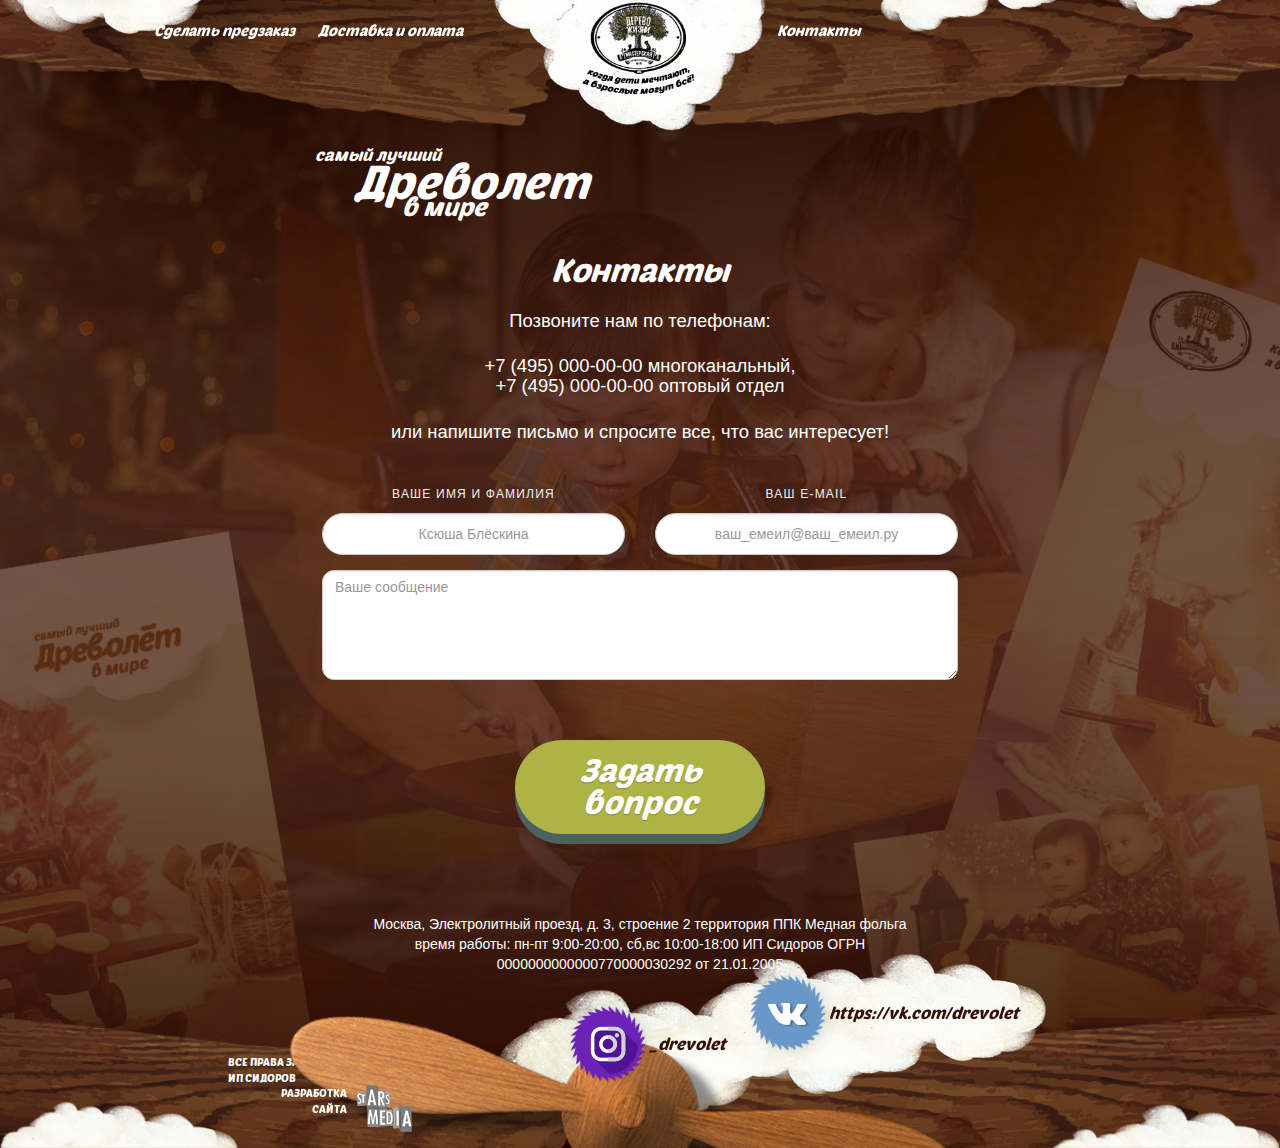
<file: contact.html>
<!DOCTYPE html>
<html lang="en">
<head>
	<meta charset="UTF-8">
	<title>Контакты</title>
	<meta http-equiv="X-UA-Compatible" content="IE=edge">
	<meta name="viewport" content="width=device-width, initial-scale=1">
	<link href="https://maxcdn.bootstrapcdn.com/font-awesome/4.7.0/css/font-awesome.min.css" rel="stylesheet" integrity="sha384-wvfXpqpZZVQGK6TAh5PVlGOfQNHSoD2xbE+QkPxCAFlNEevoEH3Sl0sibVcOQVnN" crossorigin="anonymous">
	<link href="css/bootstrap.min.css" rel="stylesheet">
	<link rel="stylesheet" href="css/style.css">
	<link rel="stylesheet" href="css/media.css">
</head>
<body>
	<main class="contact">
		<header>
			<div class="container-fluid header">
				<div class="row top-cloud">
					<div class="col-lg-12 col-md-12 col-sm-12">
						<div class="row menu">
							<div class="col-lg-6 col-md-6 col-sm-6 col-xs-6">
								<div class="posit-l-inner">
									<a class="menu-f-item hvr-underline-from-center" href="order.html">Сделать предзаказ</a>
									<a class="hvr-underline-from-center" href="delivery.html">Доставка и оплата</a>
								</div>
							</div>
							<div class="col-lg-6 col-md-6 col-sm-6 col-xs-6">
								<div class="posit-r-inner">
									<a class="hvr-underline-from-center" href="contact.html">Контакты</a>
								</div>
							</div>
						</div>
						<img src="images/headers.png" alt="" class="img-responsive logo" />
					</div>
				</div>
			</div>
		</header>


		<div class="container-fluid best-drevoliot">
			<div class="row">
				<div class="col-lg-12">
					<div>
						<div class="delivery-heading">
							<h6>самый лучший</h6>
							<h4>Древолeт</h4>
							<h2>в мире</h2>
						</div>
					</div>
				</div>
			</div>
		</div>
		<section class="head-contact">
			<div class="container-fluid">
				<div class="row">
					<div class="col-lg-12">
						<div>
							<h2>Контакты</h2>
							<h3>Позвоните нам по телефонам:</h3>
							<h4>+7 (495) 000-00-00 многоканальный,</h4>
							<h5>+7 (495) 000-00-00 оптовый отдел</h5>
							<h6>или напишите письмо и спросите все, что вас интересует!</h6>
						</div>
					</div>
				</div>
			</div>
		</section>
		<form id="js-register-form" class="form">
		<section class="contact-cont">
			<div class="container-contact ">
					<div class="row">
						<div class="col-md-12">

							<div class="row">

								<div class="col-md-6">
									<div>
										<div class="form-group">
											<label for="exampleInputName2" class="control-label">Ваше имя и фамилия</label>
											
											<input type="text" name="reg_name" class="form-control" id="exampleInputName2" placeholder="Ксюша Блёскина" />
										</div>
									</div>
								</div>
								<div class="col-md-6">
									<div>
										<div class="form-group">
											<label for="inputEmail3" class="control-label">Ваш e-mail</label>

											<input type="email" name="reg_email" class="form-control" id="inputEmail3" placeholder="ваш_емеил@ваш_емеил.ру" />

										</div>
									</div>
									
								</div>

							</div>

						</div>
					</div>
					<div class="row">
						<div class="col-md-12">
							<textarea class="form-control" rows="3" placeholder="Ваше сообщение"></textarea>
						</div>
					</div>
			</div>
		</section>
		<section class="main-button">
			<div class="container-fluid">
				<div class="row push-button">
					<div class="col-lg-12 col-md-12 col-sm-12">
						<div class="push-button-inner">
						<button type="submit" class="btn btn-2c btn-contact"> Задать <br>вопрос</button>
						</div>
					</div>
				</div>	
			</div>
		</section>
		</form>
		<section class="address">
			<div class="container-contact">
				<div class="row">
					<div class="col-lg-12">
						<div>
							<p>Москва, Электролитный проезд, д. 3, строение 2 территория ППК Медная фольга время работы: пн-пт 9:00-20:00, сб,вс 10:00-18:00 ИП Сидоров ОГРН 0000000000000770000030292 от 21.01.2005</p>
						</div>
					</div>
				</div>
			</div>
		</section>
		
		<section class="rights-section">
			<div class="container-fluid">
				<div class="row">
					<div class="col-md-12 col-lg-6">
						<div class="row">
							<div class="col-md-4 col-sm-4 col-xs-4"></div>
							<div class="col-md-4 col-sm-4 col-xs-4 ">
								<div class="rights">
									<p class="copyright">Все права защищены © 2016</p>
									<p class="dev">ИП Сидоров</p>
									<a href="">
										<img src="images/starsmedia.png" alt="" />
										<p class="copyright-2">разработка</p>
										<p class="dev-2">сайта</p>
									</a>
								</div>
							</div>
							<div class="col-md-4 col-sm-4 col-xs-4"></div>
						</div>
					</div>
					<div class="col-md-12 col-lg-4 col-lg-offset-2">
						<div>
							<div class="right-bottom-cloud">
								<img class="maincloud-bottom" src="images/rightbottomsocialcl.png" alt="" />
								<div class="youtube">
									<a href="" target="_blank" class="youtube-logo img-responsive"><img class="" src="images/youtube.png" alt="" /></a>
									<a href="" target="_blank" class="preyoutube hvr-underline-from-center">_drevolet</a>
								</div>
								<div class="vk">
									<a href="" target="_blank" class="vk-logo img-responsive"><img src="images/vk.png" alt="" /></a>
									<a href="" target="_blank" class="prevk hvr-underline-from-center">https://vk.com/drevolet</a>
								</div>
							</div>
						</div>
					</div>
				</div>
			</div>
		</section>
		<footer>
			<div class="container-fluid footer">
				<div class="row">
					<div class="col-lg-12">
						<div class="">
							<img src="images/fly2.png" alt="" class="img-responsive fly-bot" />
							<img src="images/botcloud.png" alt="" class="img-responsive footer-bot" />
						</div>
					</div>
				</div>
			</div>	
		</footer>
		
		

	</main>






	<script src="https://ajax.googleapis.com/ajax/libs/jquery/1.12.4/jquery.min.js"></script>
	<!-- Include all compiled plugins (below), or include individual files as needed -->
	<script src="js/jquery.validate.js"></script>
	<script src="js/bootstrap.min.js"></script>
	<script src="js/main.js"></script>
</body>
</html>
</file>
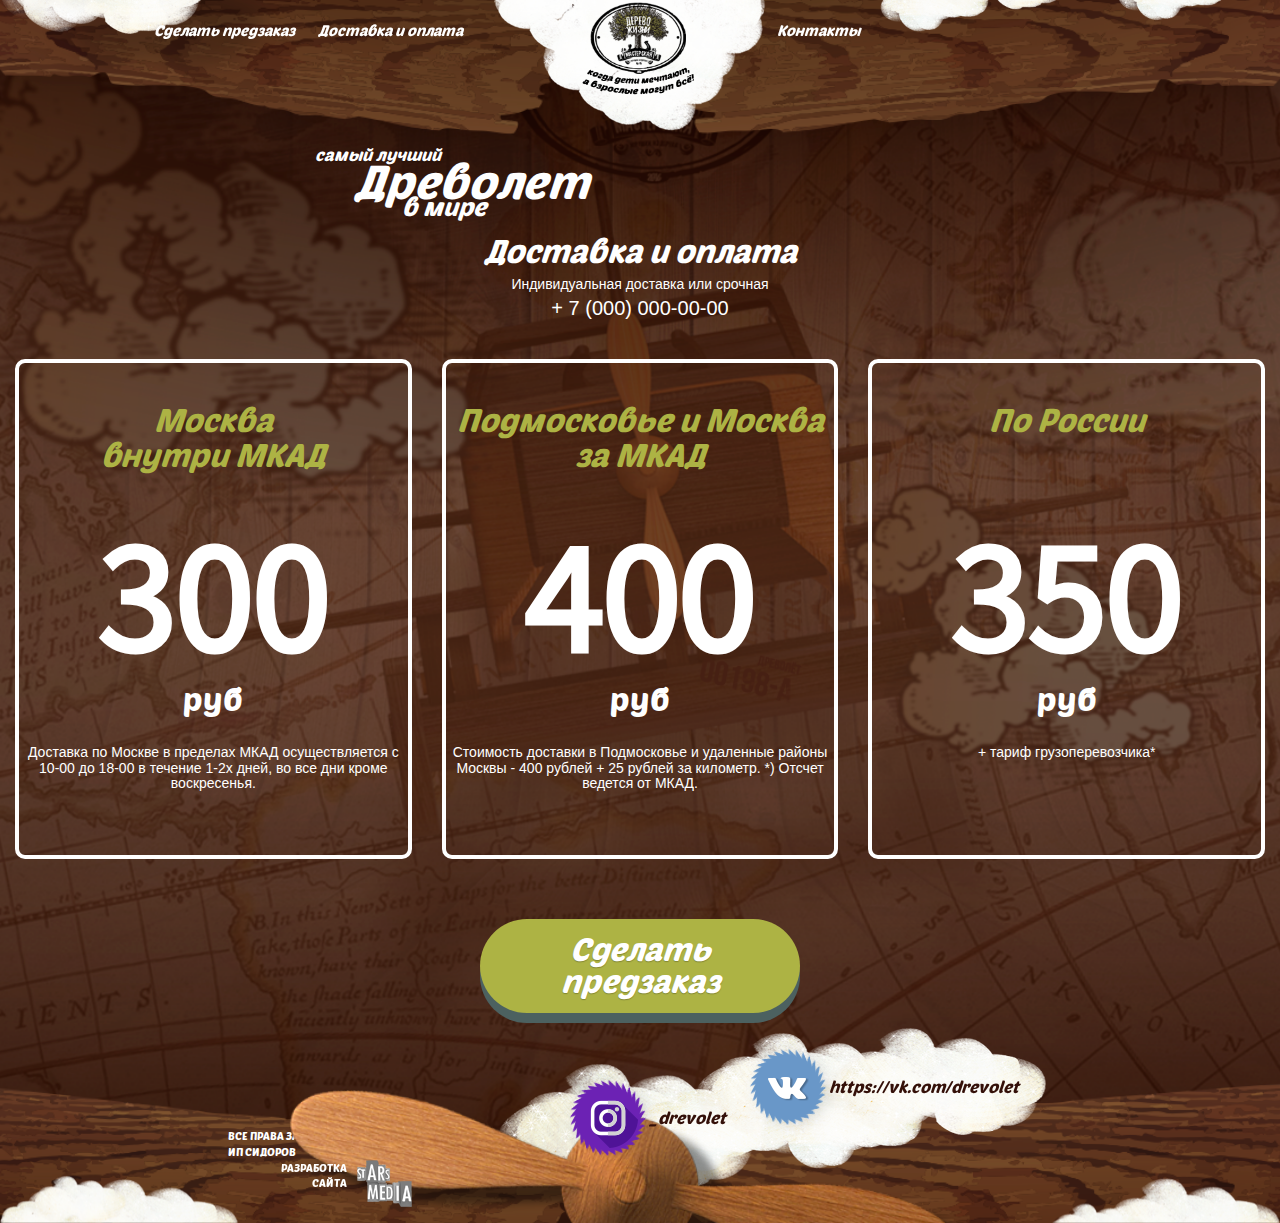
<file: delivery.html>
<!DOCTYPE html>
<html lang="en">
<head>
	<meta charset="UTF-8">
	<title>Доставка и оплата</title>
	<meta http-equiv="X-UA-Compatible" content="IE=edge">
	<meta name="viewport" content="width=device-width, initial-scale=1">
	<link href="https://maxcdn.bootstrapcdn.com/font-awesome/4.7.0/css/font-awesome.min.css" rel="stylesheet" integrity="sha384-wvfXpqpZZVQGK6TAh5PVlGOfQNHSoD2xbE+QkPxCAFlNEevoEH3Sl0sibVcOQVnN" crossorigin="anonymous">
	<link href="css/bootstrap.min.css" rel="stylesheet">
	<link rel="stylesheet" href="css/style.css">
	<link rel="stylesheet" href="css/media.css">
</head>
<body>
	<main class="delivery">
		<header>
			<div class="container-fluid header">
				<div class="row top-cloud">
					<div class="col-lg-12 col-md-12 col-sm-12">
						<div class="row menu">
							<div class="col-lg-6 col-md-6 col-sm-6 col-xs-6">
								<div class="posit-l-inner">
									<a class="menu-f-item hvr-underline-from-center" href="order.html">Сделать предзаказ</a>
									<a class="hvr-underline-from-center" href="delivery.html">Доставка и оплата</a>
								</div>
							</div>
							<div class="col-lg-6 col-md-6 col-sm-6 col-xs-6">
								<div class="posit-r-inner">
									<a class="hvr-underline-from-center" href="contact.html">Контакты</a>
								</div>
							</div>
						</div>
						<img src="images/headers.png" alt="" class="img-responsive logo" />
					</div>
				</div>
			</div>
		</header>


		<div class="container-fluid best-drevoliot">
			<div class="row">
				<div class="col-lg-12">
					<div>
						<div class="delivery-heading">
							<h6>самый лучший</h6>
							<h4>Древолeт</h4>
							<h2>в мире</h2>
						</div>
					</div>
				</div>
			</div>
			<div class="row">
				<div class="col-lg-12">
					<div class="pay-and-delivery">
						<p>Доставка и оплата</p>
						<p>Индивидуальная доставка или срочная</p>
						<p>+ 7 (000) 000-00-00</p>
					</div>
				</div>
			</div>
		</div>
		<!-- <section class="delivery-cont">
			<div class="container-delivery choose-plan">
				<div class="row row-flex row-flex-wrap">
					<div class="col-lg-4 col-md-4 col-sm-4 gutter-12-r">
						<div class="three-blocks">
							<p>Москва <br>внутри МКАД</p>
							<h2>300</h2>
							<i>руб</i>
							<h6>Доставка по Москве в пределах МКАД осуществляется с 10-00 до 18-00 в течение 1-2х дней, во все дни кроме воскресенья.</h6>
						</div>
					</div>
					<div class="col-lg-4 col-md-4 col-sm-4 gutter-12-l-r">
						<div class="three-blocks">
							<p>Подмосковье и Москва за МКАД</p>
							<h2>400</h2>
							<i>руб</i>
							<h6>Стоимость доставки в Подмосковье и удаленные районы Москвы - 400 рублей + 25 рублей за километр. *) Отсчет ведется от МКАД.</h6>
						</div>
					</div>
					<div class="col-lg-4 col-md-4 col-sm-4 gutter-12-l">
						<div class="three-blocks three-blocks-special">
							<p>По России </p>
							<h2>350</h2>
							<i>руб</i>
							<h6>+ тариф грузоперевозчика*</h6>
						</div>
					</div>
				</div>
			</div>
		</section> -->



		<section class="delivery-cont">
			<div class="container-delivery">
				<div class="row">
					<div class="col-lg-4 col-md-4 col-sm-4  row-items">
						<div class="three-blocks">
							<p>Москва <br>внутри МКАД</p>
							<h2>300</h2>
							<h3>руб</h3>
							<h6>Доставка по Москве в пределах МКАД осуществляется с 10-00 до 18-00 в течение 1-2х дней, во все дни кроме воскресенья.</h6>
						</div>
					</div>
					<div class="col-lg-4 col-md-4 col-sm-4  row-items">
						<div class="three-blocks">
							<p>Подмосковье и Москва за МКАД</p>
							<h2>400</h2>
							<h3>руб</h3>
							<h6>Стоимость доставки в Подмосковье и удаленные районы Москвы - 400 рублей + 25 рублей за километр. *) Отсчет ведется от МКАД.</h6>
						</div>
					</div>
					<div class="col-lg-4 col-md-4 col-sm-4  row-items">
						<div class="three-blocks">
							<p>По России </p>
							<h2>350</h2>
							<h3>руб</h3>
							<h6>+ тариф грузоперевозчика*</h6>
						</div>
					</div>
				</div>
			</div>
		</section>



		<section class="main-button">
			<div class="container-fluid">
				<div class="row push-button">
					<div class="col-lg-12 col-md-12 col-sm-12">
						<div class="push-button-inner">
						<button type="submit" class="btn btn-2c btn-delivery"> Сделать <br> предзаказ</button>
						</div>
					</div>
				</div>	
			</div>
		</section>
		
		<section class="rights-section">
			<div class="container-fluid">
				<div class="row">
					<div class="col-md-12 col-lg-6">
						<div class="row">
							<div class="col-md-4 col-sm-4 col-xs-4"></div>
							<div class="col-md-4 col-sm-4 col-xs-4 ">
								<div class="rights">
									<p class="copyright">Все права защищены © 2016</p>
									<p class="dev">ИП Сидоров</p>
									<a href="">
										<img src="images/starsmedia.png" alt="" />
										<p class="copyright-2">разработка</p>
										<p class="dev-2">сайта</p>
									</a>
								</div>
							</div>
							<div class="col-md-4 col-sm-4 col-xs-4"></div>
						</div>
					</div>
					<div class="col-md-12 col-lg-4 col-lg-offset-2">
						<div>
							<div class="right-bottom-cloud">
								<img class="maincloud-bottom" src="images/rightbottomsocialcl.png" alt="" />
								<div class="youtube">
									<a href="" target="_blank" class="youtube-logo img-responsive"><img class="" src="images/youtube.png" alt="" /></a>
									<a href="" target="_blank" class="preyoutube hvr-underline-from-center">_drevolet</a>
								</div>
								<div class="vk">
									<a href="" target="_blank" class="vk-logo img-responsive"><img src="images/vk.png" alt="" /></a>
									<a href="" target="_blank" class="prevk hvr-underline-from-center">https://vk.com/drevolet</a>
								</div>
							</div>
						</div>
					</div>
				</div>
			</div>
		</section>
		<footer>
			<div class="container-fluid footer">
				<div class="row">
					<div class="col-lg-12">
						<div class="">
							<img src="images/fly2.png" alt="" class="img-responsive fly-bot" />
							<img src="images/botcloud.png" alt="" class="img-responsive footer-bot" />
						</div>
					</div>
				</div>
			</div>	
		</footer>
		
		

	</main>






	<script src="https://ajax.googleapis.com/ajax/libs/jquery/1.12.4/jquery.min.js"></script>
	<!-- Include all compiled plugins (below), or include individual files as needed -->
	<script src="js/bootstrap.min.js"></script>
	<script src="js/main.js"></script>
</body>
</html>
</file>
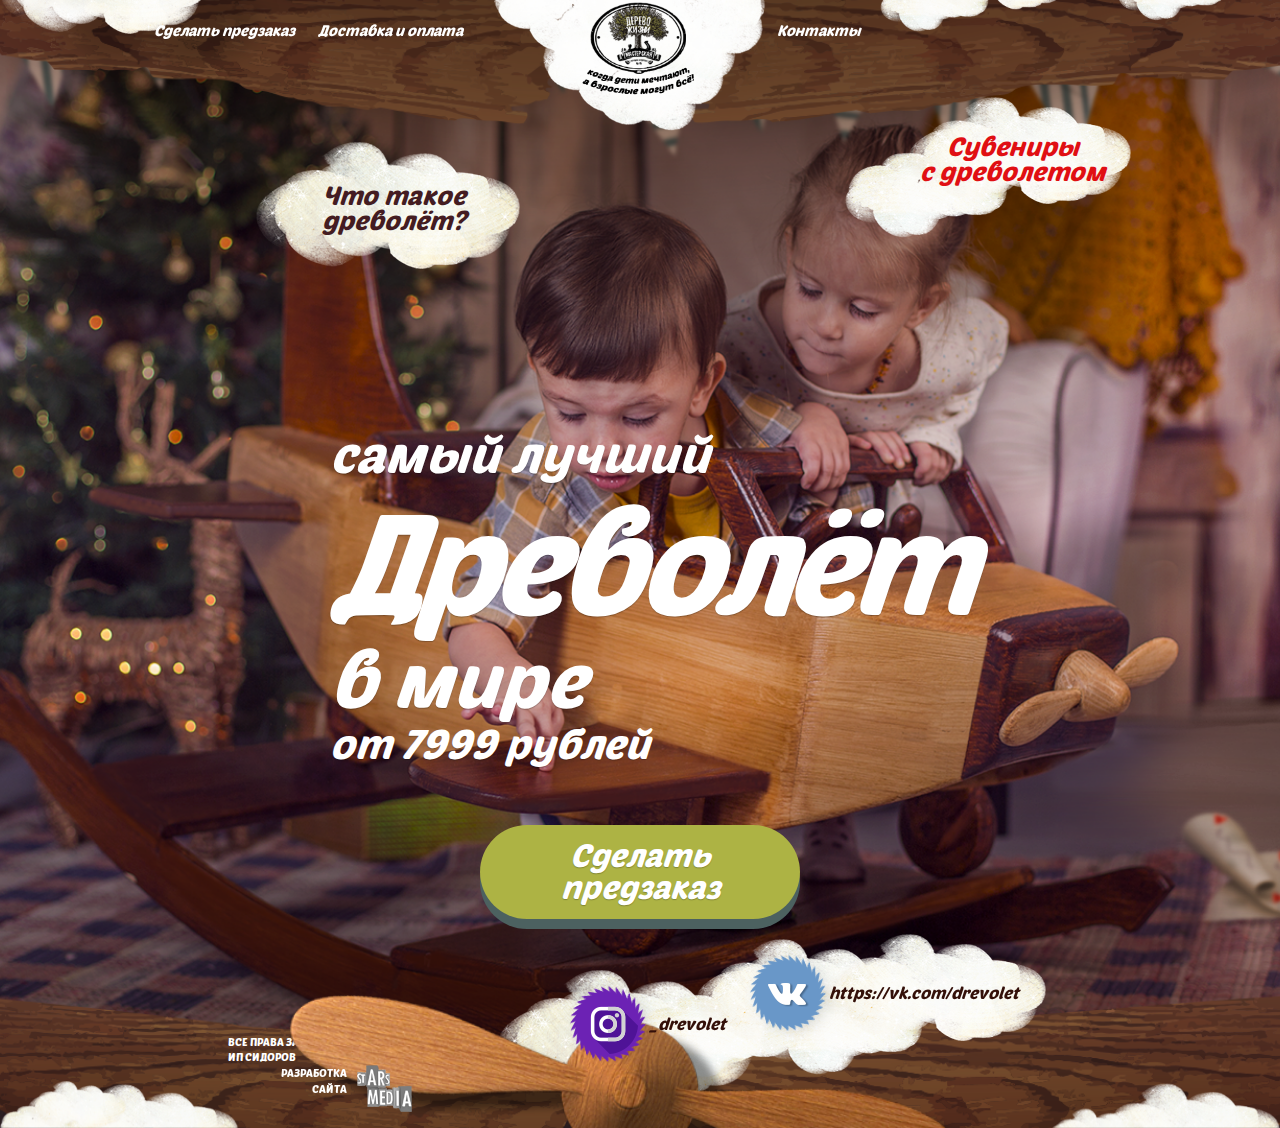
<file: main.html>
<!DOCTYPE html>
<html lang="en">
<head>
	<meta charset="UTF-8">
	<title>Главная</title>
	<meta http-equiv="X-UA-Compatible" content="IE=edge">
	<meta name="viewport" content="width=device-width, initial-scale=1">
	<link href="https://maxcdn.bootstrapcdn.com/font-awesome/4.7.0/css/font-awesome.min.css" rel="stylesheet" integrity="sha384-wvfXpqpZZVQGK6TAh5PVlGOfQNHSoD2xbE+QkPxCAFlNEevoEH3Sl0sibVcOQVnN" crossorigin="anonymous">
	<link href="css/bootstrap.min.css" rel="stylesheet">
	<link rel="stylesheet" href="css/style.css">
	<link rel="stylesheet" href="css/media.css">
</head>
<body>
	<main>
		<header>
			<div class="container-fluid header">
				<div class="row top-cloud">
					<div class="col-lg-12 col-md-12 col-sm-12">
						<div class="row menu">
							<div class="col-lg-6 col-md-6 col-sm-6">
								<div class="posit-l-inner">
									<a class="menu-f-item hvr-underline-from-center" href="order.html">Сделать предзаказ</a>
									<a class="hvr-underline-from-center" href="delivery.html">Доставка и оплата</a>
								</div>
							</div>
							<div class="col-lg-6 col-md-6 col-sm-6">
								<div class="posit-r-inner">
									<a class="hvr-underline-from-center" href="contact.html">Контакты</a>
								</div>
							</div>
						</div>
						<img src="images/headers.png" alt="" class="img-responsive logo" />
					</div>
				</div>
			</div>
		</header>
		<section class="main-content">
			<div class="container-fluid ">
				<div class="row">
					<div class="col-lg-6 col-md-6 col-sm-6 col-xs-6">
						<div>
							<div class="left-cloud">
								<img class="img-responsive" src="images/leftcl.png" alt="" />
								<span><a href="">Что такое <br>древолёт?</a></span>
							</div>
						</div>
					</div>
					<div class="col-lg-6 col-md-6 col-sm-6 col-xs-6">
						<div>
							<div class="right-cloud">
								<img class="img-responsive" src="images/rightcl.png" alt="" />
								<span><a href="">Сувениры <br>с древолетом</a></span>
							</div>
						</div>
					</div>
				</div>
				<div class="row main-heading">
					<div class="col-lg-12 col-md-12 col-sm-12">
						<div class="main-heading-inner">
							<h3>самый лучший</h3>
							<h1>Древолёт</h1>
							<h2>в мире</h2>
							<h4>от 7999 рублей</h4>
						</div>
					</div>
				</div>
			</div>
		</section>	
		<section class="main-button">
			<div class="container-fluid">
				<div class="row push-button">
					<div class="col-lg-12 col-md-12 col-sm-12">
						<div class="push-button-inner">
						<button type="submit" class="btn btn-2c btn-main"> Сделать <br> предзаказ</button>
						</div>
					</div>
				</div>	
			</div>
		</section>	
		
		<section class="rights-section">
			<div class="container-fluid">
				<div class="row">
					<div class="col-md-12 col-lg-6">
						<div class="row">
							<div class="col-md-4 col-sm-4 col-xs-4"></div>
							<div class="col-md-4 col-sm-4 col-xs-4 ">
								<div class="rights">
									<p class="copyright">Все права защищены © 2016</p>
									<p class="dev">ИП Сидоров</p>
									<a href="">
										<img src="images/starsmedia.png" alt="" />
										<p class="copyright-2">разработка</p>
										<p class="dev-2">сайта</p>
									</a>
								</div>
							</div>
							<div class="col-md-4 col-sm-4 col-xs-4"></div>
						</div>
					</div>
					<div class="col-md-12 col-lg-4 col-lg-offset-2">
						<div>
							<div class="right-bottom-cloud">
								<img class="maincloud-bottom " src="images/rightbottomsocialcl.png" alt="" />
								<div class="youtube">
									<a href="" target="_blank" class="youtube-logo img-responsive"><img class="" src="images/youtube.png" alt="" /></a>
									<a href="" target="_blank" class="preyoutube hvr-underline-from-center">_drevolet</a>
								</div>
								<div class="vk">
									<a href="" target="_blank" class="vk-logo img-responsive"><img src="images/vk.png" alt="" /></a>
									<a href="" target="_blank" class="prevk hvr-underline-from-center">https://vk.com/drevolet</a>
								</div>
							</div>
						</div>
					</div>
				</div>
			</div>
		</section>
		<footer>
			<div class="container-fluid footer">
				<div class="row">
					<div class="col-lg-12">
						<div class="">
							<img src="images/fly2.png" alt="" class="img-responsive fly-bot" />
							<img src="images/botcloud.png" alt="" class="img-responsive footer-bot" />
						</div>
					</div>
				</div>
			</div>	
		</footer>	
		

	</main>






	<script src="https://ajax.googleapis.com/ajax/libs/jquery/1.12.4/jquery.min.js"></script>
	<!-- Include all compiled plugins (below), or include individual files as needed -->
	<script src="js/bootstrap.min.js"></script>
	<script src="js/main.js"></script>
</body>
</html>
</file>
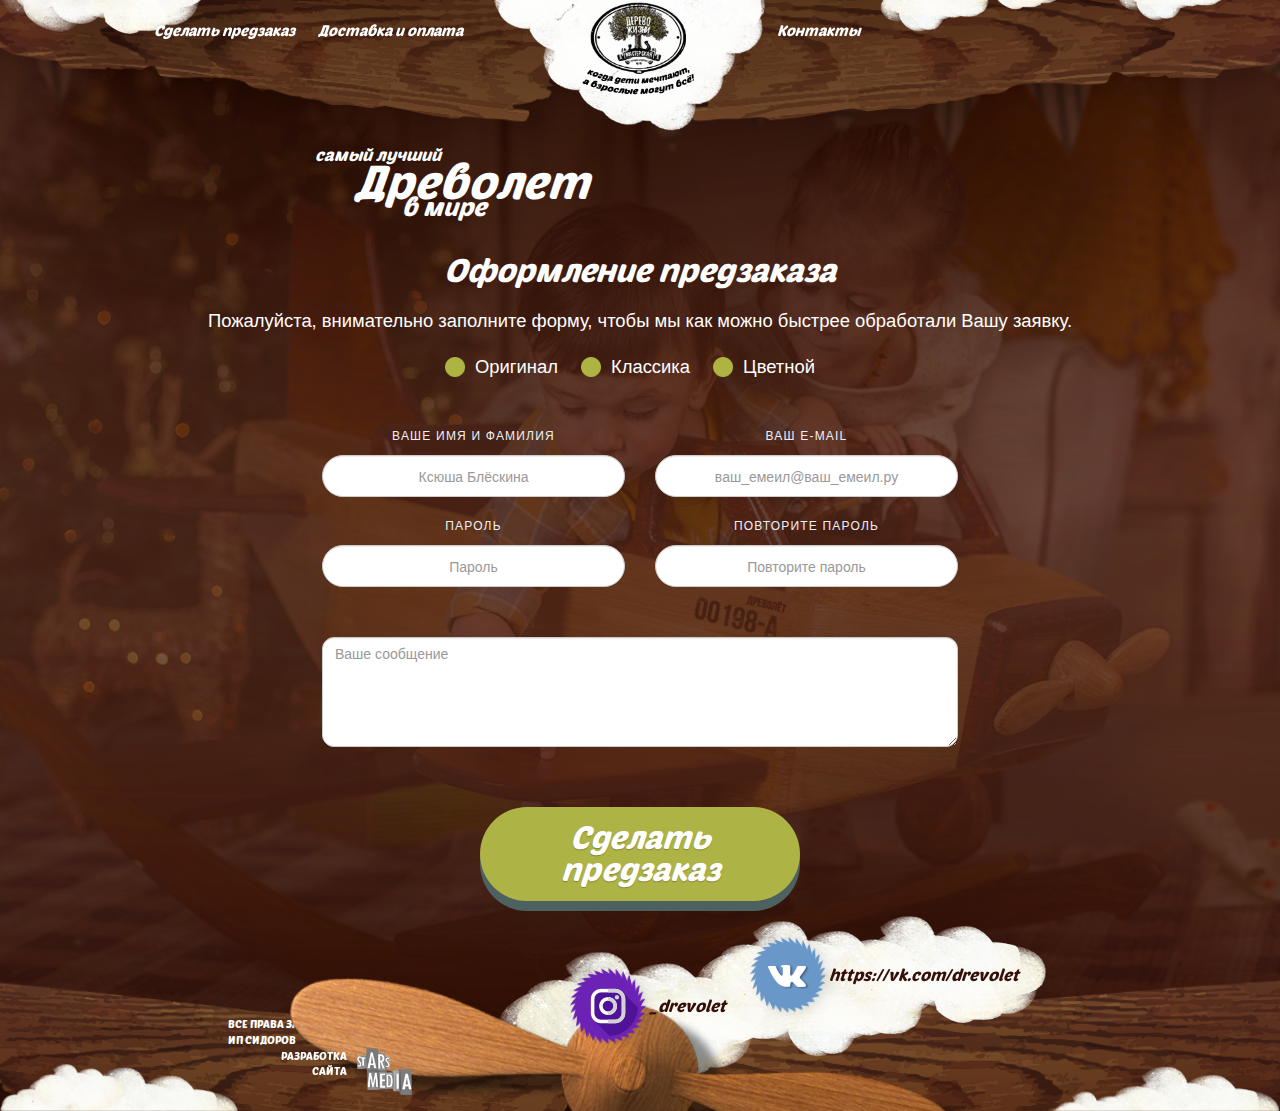
<file: order.html>
<!DOCTYPE html>
<html lang="en">
<head>
	<meta charset="UTF-8">
	<title>Сделать предзаказ</title>
	<meta http-equiv="X-UA-Compatible" content="IE=edge">
	<meta name="viewport" content="width=device-width, initial-scale=1">
	<link href="https://maxcdn.bootstrapcdn.com/font-awesome/4.7.0/css/font-awesome.min.css" rel="stylesheet" integrity="sha384-wvfXpqpZZVQGK6TAh5PVlGOfQNHSoD2xbE+QkPxCAFlNEevoEH3Sl0sibVcOQVnN" crossorigin="anonymous">
	<link href="css/bootstrap.min.css" rel="stylesheet">
	<link rel="stylesheet" href="css/style.css">
	<link rel="stylesheet" href="css/media.css">
</head>
<body>
	<main class="order">
		<header>
			<div class="container-fluid header">
				<div class="row top-cloud">
					<div class="col-lg-12 col-md-12 col-sm-12">
						<div class="row menu">
							<div class="col-lg-6 col-md-6 col-sm-6 col-xs-6">
								<div class="posit-l-inner">
									<a class="menu-f-item hvr-underline-from-center" href="">Сделать предзаказ</a>
									<a class="hvr-underline-from-center" href="delivery.html">Доставка и оплата</a>
								</div>
							</div>
							<div class="col-lg-6 col-md-6 col-sm-6 col-xs-6">
								<div class="posit-r-inner">
									<a class="hvr-underline-from-center" href="contact.html">Контакты</a>
								</div>
							</div>
						</div>
						<img src="images/headers.png" alt="" class="img-responsive logo" />
					</div>
				</div>
			</div>
		</header>
		<div class="container-fluid best-drevoliot">
			<div class="row">
				<div class="col-lg-12">
					<div>
						<div class="delivery-heading">
							<h6>самый лучший</h6>
							<h4>Древолeт</h4>
							<h2>в мире</h2>
						</div>
					</div>
				</div>
			</div>
		</div>
		<section class="head-contact">
			<div class="container-fluid">
				<div class="row">
					<div class="col-lg-12">
						<div>
							<h2>Оформление предзаказа</h2>
							<h3>Пожалуйста, внимательно заполните форму, чтобы мы как можно быстрее обработали Вашу заявку.</h3>
						</div>
					</div>
				</div>
			</div>
		</section>
		<form id="js-order-form" class="form">
		<section class="order-radio">
			<div class="container-order">
				<div class="row">
					<div class="col-lg-12">
						<div class="radio-b">
							<input type="radio" name="inlineRadioOptions" id="inlineRadio1" value="option1" /><label for="inlineRadio1" class="radio-inline"> Оригинал
							</label>
							
							<input type="radio" name="inlineRadioOptions" id="inlineRadio2" value="option2" /><label for="inlineRadio2" class="radio-inline"> Классика
							</label>
							
							<input type="radio" name="inlineRadioOptions" id="inlineRadio3" value="option3" /><label for="inlineRadio3" class="last-label radio-inline"> Цветной
							</label>
						</div>
					</div>
				</div>
			</div>
		</section>
		<section class="contact-cont">
			<div class="container-contact ">
				<div class="row">
					<div class="col-md-12">
						<div class="row">
							<div class="col-md-6">
								<div>
									<div class="form-group">
										<label for="exampleInputName2" class="control-label">Ваше имя и фамилия</label>
										<input type="text" name="form_name" class="form-control" id="exampleInputName2" placeholder="Ксюша Блёскина" />
									</div>
								</div>
							</div>
							<div class="col-md-6">
								<div>
									<div class="form-group">
										<label for="inputEmail3" class="control-label">Ваш e-mail</label>
										<input type="email" name="form_email" class="form-control" id="inputEmail3" placeholder="ваш_емеил@ваш_емеил.ру" />
									</div>
								</div>
							</div>
							<div class="col-md-6">
								<div>
									<div class="form-group">
										<label for="exampleInputName2" class="control-label">Пароль</label>
										<input type="password" name="form_pass" id="passmain" class="form-control" id="exampleInputName2" placeholder="Пароль" />
									</div>
								</div>
							</div>
							<div class="col-md-6">
								<div>
									<div class="form-group">
										<label for="inputEmail3" class="control-label">Повторите пароль</label>

										<input type="password" name="form_pass2" class="form-control" id="inputEmail3" placeholder="Повторите пароль" />
									</div>
								</div>
							</div>
						</div>
					</div>
				</div>
				<div class="row">
					<div class="col-md-12">
						<textarea class="form-control order-area" name="msg_send" rows="3" placeholder="Ваше сообщение"></textarea>
					</div>
				</div>
			</div>
		</section>
		<section class="main-button">
			<div class="container-fluid">
				<div class="row push-button">
					<div class="col-lg-12 col-md-12 col-sm-12">
						<div class="push-button-inner">
						<button type="submit" class="btn btn-2c btn-order"> Сделать <br> предзаказ</button>
						</div>
					</div>
				</div>	
			</div>
		</section>
		</form>
		<section class="rights-section">
			<div class="container-fluid">
				<div class="row">
					<div class="col-md-12 col-lg-6">
						<div class="row">
							<div class="col-md-4 col-sm-4 col-xs-4"></div>
							<div class="col-md-4 col-sm-4 col-xs-4 ">
								<div class="rights">
									<p class="copyright">Все права защищены © 2016</p>
									<p class="dev">ИП Сидоров</p>
									<a href="">
										<img src="images/starsmedia.png" alt="" />
										<p class="copyright-2">разработка</p>
										<p class="dev-2">сайта</p>
									</a>
								</div>
							</div>
							<div class="col-md-4 col-sm-4 col-xs-4"></div>
						</div>
					</div>
					<div class="col-md-12 col-lg-4 col-lg-offset-2">
						<div>
							<div class="right-bottom-cloud">
								<img class="maincloud-bottom" src="images/rightbottomsocialcl.png" alt="" />
								<div class="youtube">
									<a href="" target="_blank" class="youtube-logo img-responsive"><img class="" src="images/youtube.png" alt="" /></a>
									<a href="" target="_blank" class="preyoutube hvr-underline-from-center">_drevolet</a>
								</div>
								<div class="vk">
									<a href="" target="_blank" class="vk-logo img-responsive"><img src="images/vk.png" alt="" /></a>
									<a href="" target="_blank" class="prevk hvr-underline-from-center">https://vk.com/drevolet</a>
								</div>
							</div>
						</div>
					</div>
				</div>
			</div>
		</section>
		<footer>
			<div class="container-fluid footer">
				<div class="row">
					<div class="col-lg-12">
						<div class="">
							<img src="images/fly2.png" alt="" class="img-responsive fly-bot" />
							<img src="images/botcloud.png" alt="" class="img-responsive footer-bot" />
						</div>
					</div>
				</div>
			</div>	
		</footer>

		</main>

		<script src="https://ajax.googleapis.com/ajax/libs/jquery/1.12.4/jquery.min.js"></script>
		<!-- Include all compiled plugins (below), or include individual files as needed -->
		<script src="js/jquery.validate.js"></script>
		<script src="js/bootstrap.min.js"></script>
		<script src="js/main.js"></script>
	</body>
	</html>
</file>
<file: css/style.css>
@font-face {
  font-family: 'PoetsenOne';
  src: url('../fonts/PoetsenOne-Regular.eot');
  src: url('../fonts/PoetsenOne-Regular.eot?#iefix') format('embedded-opentype'), url('../fonts/PoetsenOne-Regular.woff2') format('woff2'), url('../fonts/PoetsenOne-Regular.woff') format('woff'), url('../fonts/PoetsenOne-Regular.svg#PoetsenOne-Regular') format('svg');
  font-weight: 400;
  font-style: normal;
  font-stretch: normal;
  unicode-range: U+0020-0451;
}
@font-face {
  font-family: 'Source Sans Pro';
  src: url('../fonts/Source Sans Pro Regular.eot');
  src: url('../fonts/Source Sans Pro Regular.eot?#iefix') format('embedded-opentype'), url('../fonts/Source Sans Pro Regular.woff2') format('woff2'), url('../fonts/Source Sans Pro Regular.woff') format('woff'), url('../fonts/Source Sans Pro Regular.svg#Source Sans Pro Regular') format('svg');
  font-weight: 400;
  font-style: normal;
  font-stretch: normal;
  unicode-range: U+0020-04F3;
}
body {
  font-family: 'PoetsenOne';
}
h1,
h2,
h3,
h4,
h5,
h6,
p {
  margin: 0;
  padding: 0;
}
main {
  background: url('../images/main.png') #ffffff no-repeat center center;
  background-size: cover;
}
.menu {
  position: relative;
  z-index: 1000;
}
.menu a {
  color: #ffffff;
  font-size: 15px;
  font-weight: 400;
  text-align: center;
  font-style: italic;
  text-decoration: none;
  display: inline-block;
  padding-right: 10px;
  outline: none;
}
.menu-f-item {
  margin-right: 2%;
}
.hvr-underline-from-center {
  display: inline-block;
  vertical-align: middle;
  -webkit-transform: perspective(1px) translateZ(0);
  transform: perspective(1px) translateZ(0);
  box-shadow: 0 0 1px transparent;
  position: relative;
  overflow: hidden;
}
.hvr-underline-from-center:before {
  content: "";
  position: absolute;
  z-index: -1;
  left: 50%;
  right: 50%;
  bottom: 0;
  background: #fff;
  height: 1px;
  margin-right: 10px;
  -webkit-transition-property: left, right;
  transition-property: left, right;
  -webkit-transition-duration: 0.3s;
  transition-duration: 0.3s;
  -webkit-transition-timing-function: ease-out;
  transition-timing-function: ease-out;
}
.hvr-underline-from-center:hover:before,
.hvr-underline-from-center:focus:before,
.hvr-underline-from-center:active:before {
  left: 0;
  right: 0;
}
.logo {
  position: absolute;
  top: 0;
  left: 0;
  right: 0;
}
.posit-r-inner {
  width: 100%;
  padding-left: 20%;
  margin-top: 20px;
}
.posit-l-inner {
  width: 100%;
  text-align: right;
  padding-right: 25%;
  margin-top: 20px;
}
.left-cloud {
  position: absolute;
  left: 40%;
  top: -60px;
  margin-top: 160px;
}
.left-cloud span a {
  position: absolute;
  display: block;
  color: #441c22;
  font-size: 26.01px;
  font-weight: 400;
  text-align: center;
  top: 40px;
  left: 65px;
  line-height: 25px;
  font-style: italic;
  text-decoration: none;
}
.left-cloud:hover img {
  -webkit-filter: drop-shadow(0px 10px 0px #cccccc);
  filter: drop-shadow(0px 10px 0px #cccccc);
  cursor: pointer;
}
.left-cloud:active {
  top: -50px;
}
.left-cloud:active img {
  -webkit-filter: drop-shadow(0px 0px 0px #cccccc);
  filter: drop-shadow(0px 0px 0px #cccccc);
}
.right-cloud {
  position: relative;
  float: right;
  right: 22%;
  top: -95px;
  margin-top: 150px;
}
.right-cloud span a {
  position: absolute;
  color: #e00f13;
  font-size: 26.01px;
  font-weight: 400;
  text-align: center;
  top: 36px;
  left: 75px;
  line-height: 25px;
  font-style: italic;
  text-decoration: none;
}
.right-cloud:hover img {
  -webkit-filter: drop-shadow(0px 10px 0px #cccccc);
  filter: drop-shadow(0px 10px 0px #cccccc);
  cursor: pointer;
}
.right-cloud:active {
  top: -85px;
}
.right-cloud:active img {
  -webkit-filter: drop-shadow(0px 0px 0px #cccccc);
  filter: drop-shadow(0px 0px 0px #cccccc);
}
.main-heading {
  margin-top: 92px;
}
.main-heading h1,
.main-heading h2,
.main-heading h3,
.main-heading h4 {
  font-family: 'PoetsenOne';
  color: #ffffff;
  font-weight: 400;
  text-align: left;
  text-shadow: 0px 1px 1px rgba(0, 0, 0, 0.25);
  font-style: italic;
  margin-top: 0;
  margin-bottom: 0;
}
.main-heading h3 {
  font-size: 51px;
}
.main-heading h1 {
  font-size: 141px;
  letter-spacing: -8px;
}
.main-heading h2 {
  font-size: 76px;
}
.main-heading h4 {
  font-size: 41px;
}
.main-heading-inner {
  margin-left: 315px;
}
.push-button {
  margin-top: 60px;
  margin-bottom: 35px;
}
.push-button-inner {
  text-align: center;
}
.btn-main,
.btn-order,
.btn-delivery {
  width: 320px;
  height: 94px;
}
.btn-contact {
  width: 250px;
  height: 94px;
}
.btn {
  border: none;
  text-shadow: 0px 1px 1px rgba(0, 0, 0, 0.25);
  font-size: 32px;
  font-weight: 400;
  font-style: italic;
  color: #ffffff;
  line-height: 32px;
  text-align: center;
  cursor: pointer;
  padding-bottom: 10px;
  padding-left: 50px;
  padding-right: 50px;
  display: inline-block;
  outline: none;
  position: relative;
  -webkit-transition: all 0.3s;
  -moz-transition: all 0.3s;
  transition: all 0.3s;
  background: #ADB344;
  color: #fff;
  box-shadow: 0px 10px 0px #4c6160;
  -webkit-transition: none;
  -moz-transition: none;
  transition: none;
}
.btn-2c {
  border-radius: 70px;
}
.btn-2c:hover {
  box-shadow: 0px 8px 0px #4c6160;
  top: 2px;
  color: #fff;
  outline: none;
}
.btn-2c:active {
  box-shadow: 0 0 #ab3c3c;
  top: 6px;
  color: #fff;
  outline: none;
}
.btn-2c:focus {
  color: #fff;
  outline: none;
}
.right-bottom-cloud {
  position: relative;
  float: right;
  bottom: 20px;
}
.right-bottom-cloud .hvr-underline-from-center:before {
  background: #000;
}
.maincloud-bottom {
  position: relative;
  right: 40%;
}
.youtube {
  position: absolute;
  left: -28%;
  top: 45px;
}
.youtube-logo {
  float: left;
  position: relative;
  z-index: 222;
}
.preyoutube {
  color: #341009;
  font-size: 17px;
  font-weight: 400;
  text-align: center;
  display: inline-block;
  text-align: left;
  margin-top: 32px;
  font-style: italic;
  position: absolute;
  left: 85px;
  z-index: 1000;
  padding-right: 10px;
}
.preyoutube:hover,
.preyoutube:focus {
  text-decoration: none;
  outline: none;
}
.vk {
  position: absolute;
  left: 5%;
  top: 14px;
}
.vk-logo {
  float: left;
}
.prevk {
  color: #341009;
  font-size: 17px;
  font-weight: 400;
  text-align: center;
  display: inline-block;
  text-align: left;
  margin-top: 32px;
  font-style: italic;
  position: absolute;
  left: 85px;
  width: 200px;
  text-decoration: none;
}
.prevk:hover,
.prevk:focus {
  text-decoration: none;
  outline: none;
}
.copyright {
  text-transform: uppercase;
  color: #ffffff;
  font-size: 11px;
  font-weight: 400;
  text-align: left;
  margin-bottom: 0;
}
.dev {
  text-transform: uppercase;
  color: #ffffff;
  font-size: 11px;
  font-weight: 400;
  text-align: left;
}
.rights {
  position: relative;
  margin-top: 95px;
  bottom: 15px;
}
.rights img {
  float: right;
}
.rights a {
  display: block;
  position: relative;
  z-index: 200;
}
.rights a:hover,
.rights a:focus {
  text-decoration: none;
}
.copyright-2 {
  text-transform: uppercase;
  margin-bottom: 0;
  color: #ffffff;
  font-size: 11px;
  font-weight: 400;
  text-align: right;
  margin-right: 65px;
}
.dev-2 {
  text-transform: uppercase;
  color: #ffffff;
  font-size: 11px;
  font-weight: 400;
  text-align: right;
  margin-right: 65px;
}
.footer .footer-bot {
  position: absolute;
  bottom: 0;
  left: 0;
  right: 0;
  margin: 0 auto;
}
.footer .fly-bot {
  position: absolute;
  bottom: 0;
  margin: 0 auto;
  left: 0;
  right: 0;
  width: 702px;
}
main.delivery {
  background: url('../images/backgrounddelivery.png') #ffffff no-repeat center center;
  background-size: cover;
}
.delivery-heading {
  margin-top: 112px;
  margin-left: 24%;
}
.delivery-heading h6 {
  color: #fff;
  font-size: 17.07px;
  font-weight: 400;
  text-shadow: 0px 1px 1px rgba(0, 0, 0, 0.25);
  margin-top: 0;
  margin-bottom: 0;
  font-style: italic;
  line-height: 1px;
}
.delivery-heading h4 {
  color: #fff;
  font-size: 46.77px;
  font-weight: 400;
  margin-top: 0;
  margin-bottom: 0;
  font-style: italic;
  margin-left: 39px;
}
.delivery-heading h2 {
  color: #ffffff;
  font-size: 25.19px;
  font-weight: 400;
  margin-top: 0;
  margin-bottom: 0;
  font-style: italic;
  margin-left: 87px;
  line-height: 1px;
}
.pay-and-delivery {
  color: #ffffff;
  text-align: center;
  margin-top: 20px;
}
.pay-and-delivery p:first-child {
  font-size: 32.4px;
  font-weight: 400;
  font-style: italic;
  margin-top: 0;
  margin-bottom: 0;
}
.pay-and-delivery p:nth-child(2) {
  font-size: 14px;
  font-family: Arial;
  margin-top: 0;
  margin-bottom: 0;
}
.pay-and-delivery p:nth-child(3) {
  font-size: 20px;
  font-family: Arial;
  margin-top: 0;
  margin-bottom: 0;
}
.container-delivery {
  max-width: 1400px;
  margin: 0 auto;
  position: relative;
  padding-left: 15px;
  padding-right: 15px;
}
.delivery-cont {
  margin-top: 37px;
}
.delivery-cont .row {
  display: -webkit-flex;
  display: -ms-flexbox;
  display: flex;
  -webkit-flex-wrap: wrap;
  -ms-flex-wrap: wrap;
  flex-wrap: wrap;
}
.delivery-cont .row-items {
  display: flex;
  flex-grow: 1;
}
.delivery-cont .three-blocks {
  display: flex;
  flex-direction: column;
  flex-basis: 100%;
  text-align: center;
  border: 4px solid #fff;
  border-radius: 10px;
  padding-top: 39px;
  padding-bottom: 55px;
}
.delivery-cont .three-blocks p {
  color: #adb344;
  font-size: 32.4px;
  font-weight: 400;
  font-style: italic;
  line-height: 35px;
  margin-bottom: 35px;
}
.delivery-cont .three-blocks h2 {
  font-family: 'Source Sans Pro';
  color: #ffffff;
  font-size: 160px;
  font-weight: 900;
  letter-spacing: -3.2px;
  margin: auto auto 13px  auto;
}
.delivery-cont .three-blocks h3 {
  color: #ffffff;
  font-size: 32.4px;
  font-weight: 400;
  line-height: 5px;
  margin: 0px auto 44px auto;
}
.delivery-cont .three-blocks h6 {
  font-family: Arial;
  color: #ffffff;
  font-size: 14px;
  font-weight: 400;
  height: 0px;
  width: 100%;
  margin: 0px auto 55px auto;
}
main.contact {
  background: url('../images/background-contact.png') #ffffff no-repeat center center;
  background-size: cover;
}
.container-contact {
  max-width: 666px;
  margin: 0 auto;
  position: relative;
  padding-left: 15px;
  padding-right: 15px;
}
.head-contact {
  color: #ffffff;
  text-align: center;
}
.head-contact h2 {
  font-size: 32.4px;
  font-weight: 400;
  font-style: italic;
  margin-top: 0;
  margin-bottom: 23px;
  margin-top: 45px;
}
.head-contact h3 {
  font-family: Arial;
  color: #fefefe;
  font-size: 18.42px;
  font-weight: 400;
  margin-bottom: 25px;
}
.head-contact h4 {
  font-family: Arial;
  color: #fefefe;
  font-size: 18.42px;
  font-weight: 400;
}
.head-contact h5 {
  font-family: Arial;
  color: #fefefe;
  font-size: 18.42px;
  font-weight: 400;
}
.head-contact h6 {
  font-family: Arial;
  color: #fefefe;
  font-size: 18.42px;
  font-weight: 400;
  margin-top: 25px;
  margin-bottom: 38px;
}
.contact-cont label {
  font-family: Arial;
  color: #eff0f4;
  font-size: 12px;
  font-weight: 400;
  letter-spacing: 1.2px;
  line-height: 28px;
  text-align: center;
  text-transform: uppercase;
}
.contact-cont input {
  height: 42px;
  background: #fff;
  border-radius: 30px;
  text-align: center;
}
.contact-cont input.error,
.contact-cont textarea.error {
  border: 2px solid #B32657;
  box-shadow: 0 0 8px #B32657;
}
.contact-cont label.error {
  position: absolute;
  left: 0;
  top: -8px;
  margin-bottom: 0px;
  background: #B32657;
  right: 0;
}
.contact-cont label.error:before {
  content: "";
  display: block;
  width: 0;
  height: 0;
  border-style: solid;
  border-width: 10px 10px 0 10px;
  border-color: #B32657 transparent transparent transparent;
  position: absolute;
  left: 160px;
  right: 0;
  top: 28px;
}
.contact-cont textarea {
  min-height: 110px;
  border-radius: 12px;
}
.contact-cont .form-group {
  text-align: center;
}
::-webkit-input-placeholder {
  font-family: Arial;
  color: #391c14;
  font-size: 14px;
  font-weight: 400;
}
:-moz-placeholder,
::-moz-placeholder {
  font-family: Arial;
  color: #391c14;
  font-size: 14px;
  font-weight: 400;
}
:-ms-input-placeholder {
  font-family: Arial;
  color: #391c14;
  font-size: 14px;
  font-weight: 400;
}
.address p {
  font-family: Arial;
  color: #fefefe;
  font-size: 14px;
  font-weight: 400;
  text-align: center;
  margin-top: 45px;
  padding-left: 47px;
  padding-right: 47px;
}
main.order {
  background: url('../images/backgroundorder.png') #ffffff no-repeat center center;
  background-size: cover;
}
.container-order {
  max-width: 666px;
  margin: 0 auto;
  position: relative;
  padding-left: 15px;
  padding-right: 15px;
}
.order-radio {
  margin-bottom: 45px;
}
.radio-b {
  text-align: center;
}
.radio-b label {
  font-family: Arial;
  color: #fefefe;
  font-size: 18.42px;
  font-weight: 400;
  text-align: center;
  margin-right: 40px;
  margin-left: 40px;
  line-height: 20px;
}
.last-label {
  margin-right: 0 !important;
}
.order-area {
  margin-top: 35px;
}
input[type="radio"] {
  position: absolute;
  height: 0;
  opacity: 0;
  z-index: 1000;
  cursor: pointer;
  top: -5px;
  height: 30px;
  margin-left: -30px;
}
input[type="radio"] + label {
  display: inline-block;
  background: url('../images/unchecked.png') no-repeat;
  background-size: 20px 20px;
  margin-left: -20px;
  padding-left: 30px;
  line-height: 20px;
  cursor: pointer;
}
input[type="radio"] + label:hover {
  cursor: pointer;
}
input[type="radio"]:checked + label {
  background: url('../images/checked.png') no-repeat;
  background-size: 20px 20px;
}
h1.index-head {
  margin-top: 30px;
  margin-left: 50px;
}
.index-menu {
  margin-top: 30px;
  margin-left: 50px;
}
</file>
<file: css/media.css>
@media (min-width: 320px) and (max-width: 767px) {
  .main-heading-inner {
    margin-left: 5%;
  }
  .main-heading-inner h1 {
    font-size: 100px;
  }
}


@media (min-width: 768px) and (max-width: 989px) {
  .main-heading-inner {
    margin-left: 5%;
  }
}
@media  (min-width: 990px) and (max-width: 1200px) {
  .main-heading-inner {
    margin-left: 5%;
  }
}
</file>
